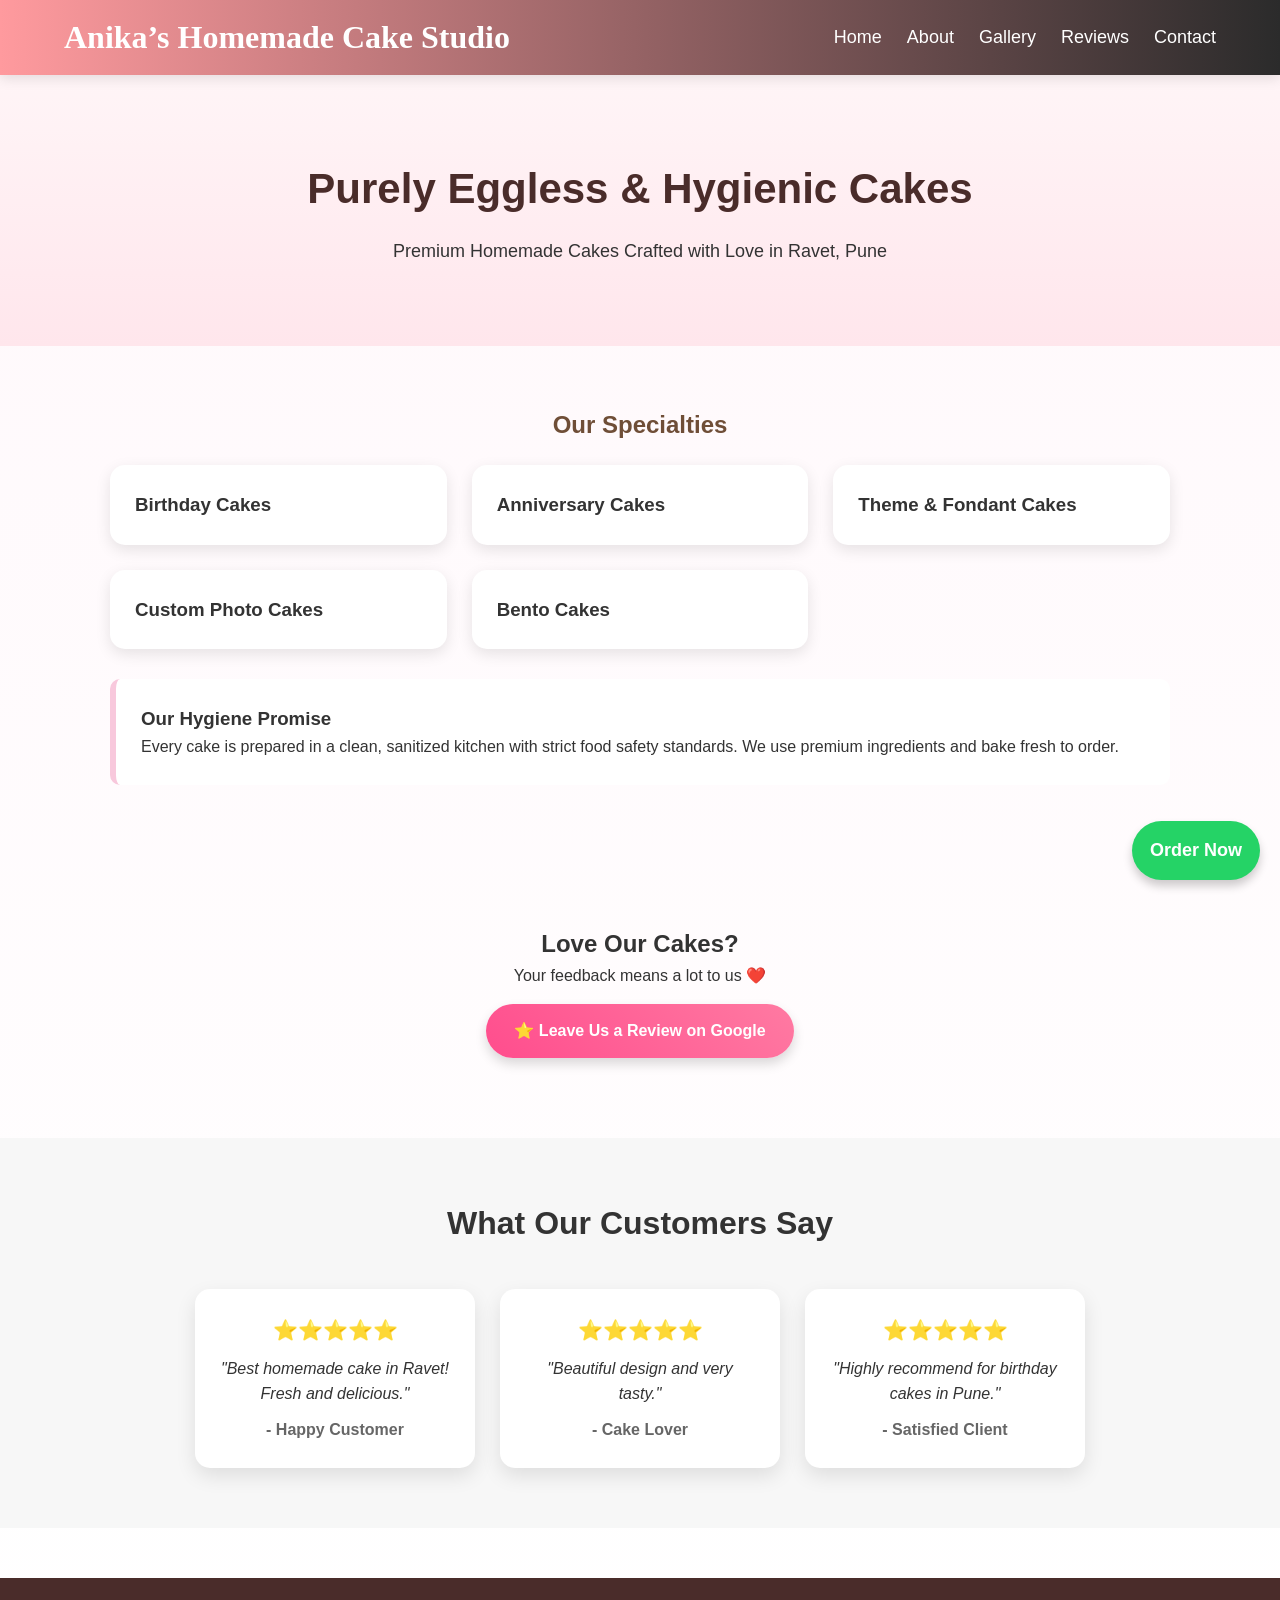
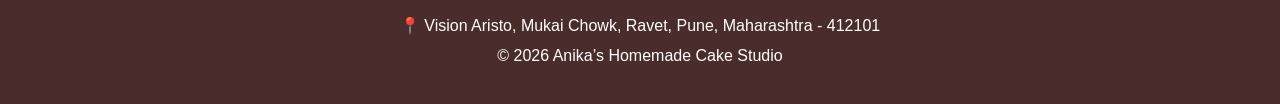
<file: index.html>
<!DOCTYPE html>
<html lang="en">
<head>
<meta charset="UTF-8">
<meta name="viewport" content="width=device-width, initial-scale=1.0">
<title>Anika’s Homemade Cake Studio | Eggless & Hygienic Cakes in Ravet Pune</title>
<meta name="description" content="Purely eggless and hygienic homemade cakes in Ravet, Pune. Birthday, Anniversary, Theme & Fondant Cakes. Order via WhatsApp.">
<link rel="stylesheet" href="style.css">
<link href="https://fonts.googleapis.com/css2?family=Poppins:wght@300;400;500;600&display=swap" rel="stylesheet">
  <title>Anika’s Homemade Cakes | Best Cake Shop in Ravet Pune</title>

<meta name="description" content="Anika’s Homemade Cakes in Ravet Pune offers fresh eggless birthday cakes, anniversary cakes, and custom designer cakes. Order homemade cakes in Pune today!">
</head>
<body>

<nav class="main-nav">
<div class="nav-container">
<div class="logo">
Anika’s Homemade Cake Studio
</div>
<ul class="nav-menu">
<li><a href="index.html">Home</a></li>
<li><a href="about.html">About</a></li>
<li><a href="gallery.html">Gallery</a></li>
<li><a href="reviews.html">Reviews</a></li>
<li><a href="contact.html">Contact</a></li>
</ul>
</div>
</nav>

<section class="hero">
<h1>Purely Eggless & Hygienic Cakes</h1>
<p>Premium Homemade Cakes Crafted with Love in Ravet, Pune</p>
</section>

<section class="section">
<h2>Our Specialties</h2>
<div class="card-grid">
<div class="card"><h3>Birthday Cakes</h3></div>
<div class="card"><h3>Anniversary Cakes</h3></div>
<div class="card"><h3>Theme & Fondant Cakes</h3></div>
<div class="card"><h3>Custom Photo Cakes</h3></div>
<div class="card"><h3>Bento Cakes</h3></div>
</div>

<div class="highlight">
<h3>Our Hygiene Promise</h3>
<p>Every cake is prepared in a clean, sanitized kitchen with strict food safety standards. We use premium ingredients and bake fresh to order.</p>
</div>
</section>
<section style="text-align:center; padding:40px 20px;">  
  <div class="review-section">
    <h2>Love Our Cakes?</h2>
    <p>Your feedback means a lot to us ❤️</p>

    <a href="https://g.page/r/CYWTIQpPnfqyEBM/review" target="_blank" class="review-btn">
        ⭐ Leave Us a Review on Google
    </a>
</div>
</section>
<section class="reviews">
  <h2>What Our Customers Say</h2>
  <div class="review-container">
    <div class="review-card">
      <div class="stars">⭐⭐⭐⭐⭐</div>
      <p>"Best homemade cake in Ravet! Fresh and delicious."</p>
      <span>- Happy Customer</span>
    </div>
    <div class="review-card">
      <div class="stars">⭐⭐⭐⭐⭐</div>
      <p>"Beautiful design and very tasty."</p>
      <span>- Cake Lover</span>
    </div>
    <div class="review-card">
      <div class="stars">⭐⭐⭐⭐⭐</div>
      <p>"Highly recommend for birthday cakes in Pune."</p>
      <span>- Satisfied Client</span>
    </div>
  </div>
</section>
<footer>
<p>📍 Vision Aristo, Mukai Chowk, Ravet, Pune, Maharashtra - 412101</p>
<p>© 2026 Anika’s Homemade Cake Studio</p>
</footer>
<a class="whatsapp-float" href="https://wa.me/919503025610?text=Good%20day%2C%0A%0AI%20would%20like%20to%20place%20an%20order%20for%20a%20cake.%20Kindly%20provide%20details%20regarding%20the%20available%20flavors%2C%20sizes%2C%20pricing%2C%20and%20delivery%20or%20pickup%20options.%0A%0AThank%20you%20in%20advance%20for%20your%20assistance." target="_blank">Order Now</a>
</body>
</html>
</file>
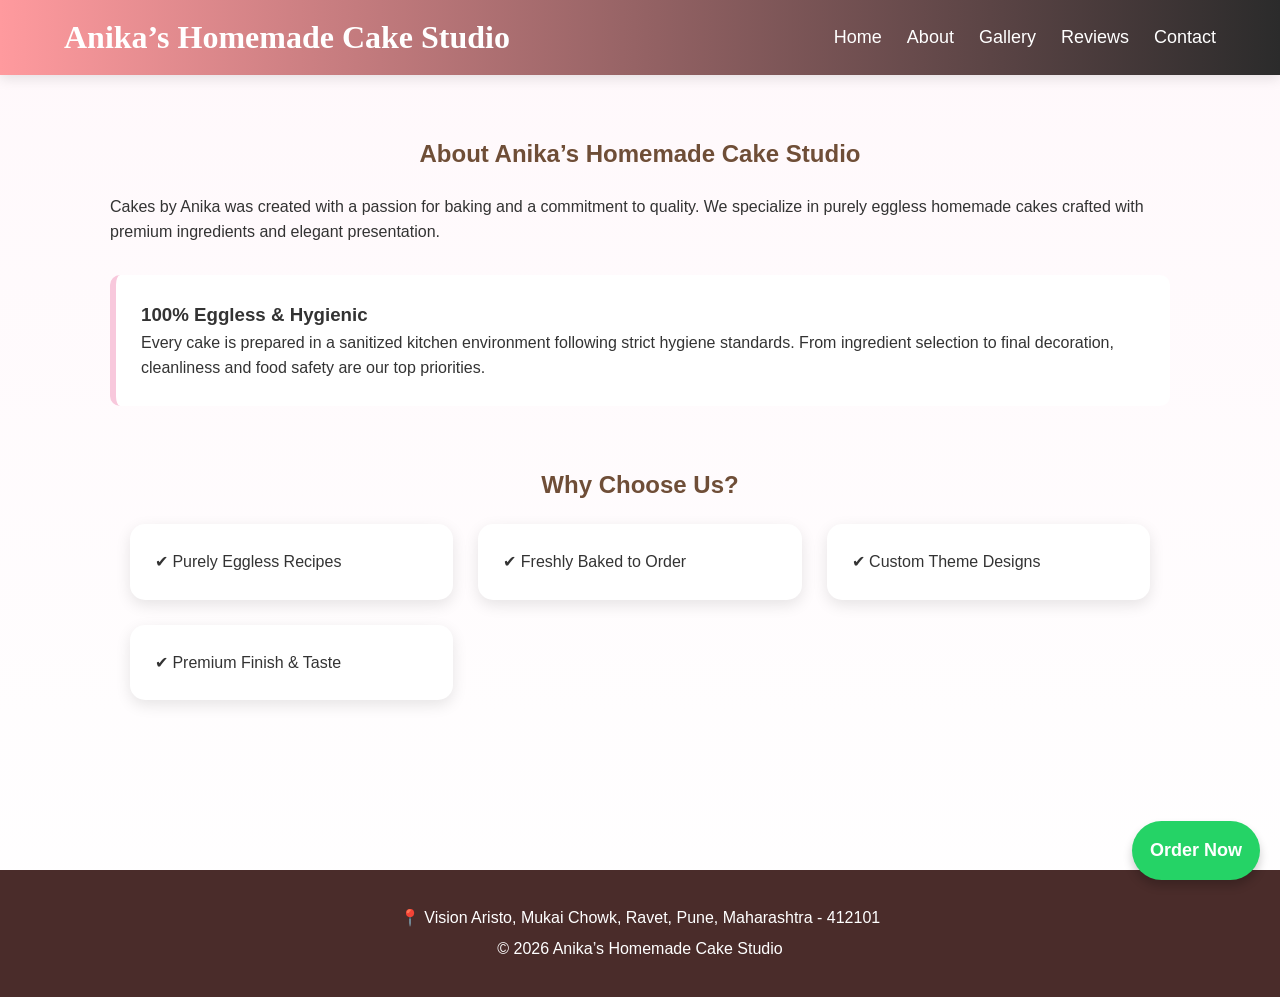
<file: about.html>
<!DOCTYPE html>
<html lang="en">
<head>
<meta charset="UTF-8">
<meta name="viewport" content="width=device-width, initial-scale=1.0">
<title>About Us | Anika’s Homemade Cake Studio</title>
<meta name="description" content="Learn about Anika’s Homemade Cake Studio – Purely eggless, hygienic homemade cake specialist in Ravet, Pune.">
<link rel="stylesheet" href="style.css">
<link href="https://fonts.googleapis.com/css2?family=Poppins:wght@300;400;500;600&display=swap" rel="stylesheet">
</head>
<body>
<nav class="main-nav">
<div class="nav-container">
<div class="logo">
Anika’s Homemade Cake Studio
</div>
<ul class="nav-menu">
<li><a href="index.html">Home</a></li>
<li><a href="about.html">About</a></li>
<li><a href="gallery.html">Gallery</a></li>
<li><a href="reviews.html">Reviews</a></li>
<li><a href="contact.html">Contact</a></li>
</ul>
</div>
</nav>

<section class="section">
<h2>About Anika’s Homemade Cake Studio</h2>
<p>
Cakes by Anika was created with a passion for baking and a commitment to quality. 
We specialize in purely eggless homemade cakes crafted with premium ingredients 
and elegant presentation.
</p>

<div class="highlight">
<h3>100% Eggless & Hygienic</h3>
<p>
Every cake is prepared in a sanitized kitchen environment following strict hygiene 
standards. From ingredient selection to final decoration, cleanliness and food safety 
are our top priorities.
</p>
</div>

<div class="section">
<h2>Why Choose Us?</h2>
<div class="card-grid">
<div class="card">✔ Purely Eggless Recipes</div>
<div class="card">✔ Freshly Baked to Order</div>
<div class="card">✔ Custom Theme Designs</div>
<div class="card">✔ Premium Finish & Taste</div>
</div>
</div>

</section>

<footer>
<p>📍 Vision Aristo, Mukai Chowk, Ravet, Pune, Maharashtra - 412101</p>
<p>© 2026 Anika’s Homemade Cake Studio</p>
</footer>

<a class="whatsapp-float" href="https://wa.me/919503025610?text=Good%20day%2C%0A%0AI%20would%20like%20to%20place%20an%20order%20for%20a%20cake.%20Kindly%20provide%20details%20regarding%20the%20available%20flavors%2C%20sizes%2C%20pricing%2C%20and%20delivery%20or%20pickup%20options.%0A%0AThank%20you%20in%20advance%20for%20your%20assistance." target="_blank">Order Now</a>

</body>
</html>
</file>
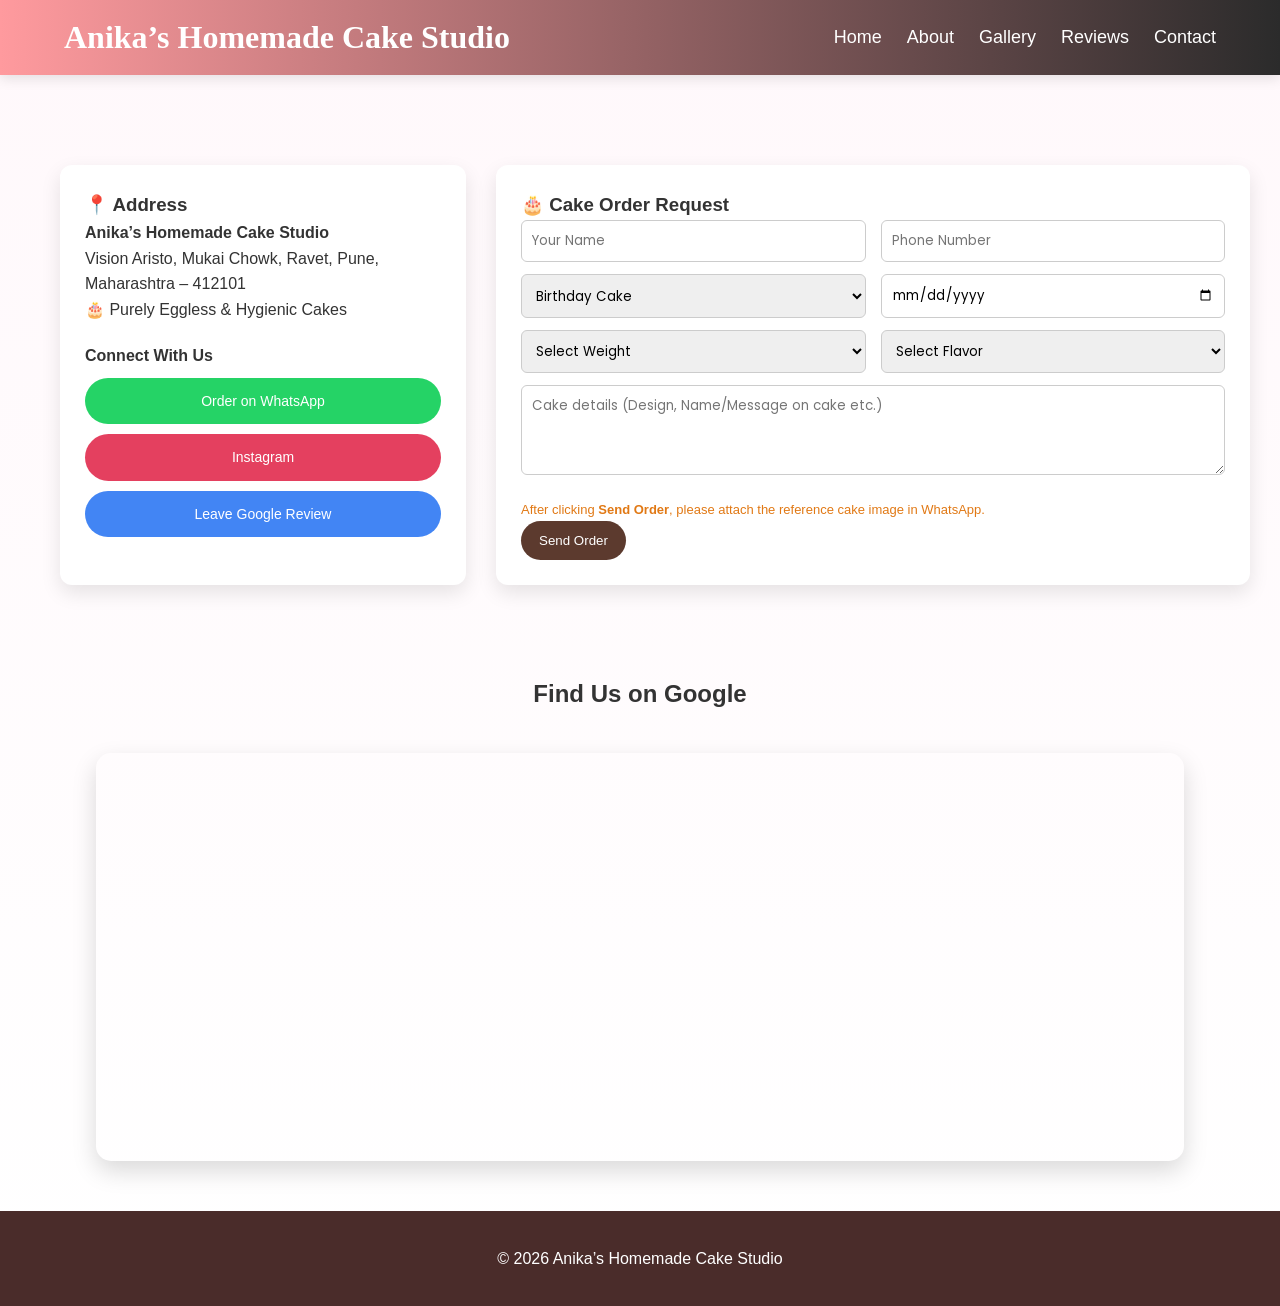
<file: contact.html>
<!DOCTYPE html>
<html lang="en">
<head>
<meta charset="UTF-8">
<meta name="viewport" content="width=device-width, initial-scale=1.0">
<title>Contact Us | Anika’s Homemade Cake Studio</title>
<meta name="description" content="Contact Anika’s Homemade Cake Studio in Ravet, Pune. Order hygienic eggless cakes via WhatsApp.">
<link rel="stylesheet" href="style.css">
<link href="https://fonts.googleapis.com/css2?family=Poppins:wght@300;400;500;600&display=swap" rel="stylesheet">
<style>

/* Contact Section */
.contact-grid{
display:grid;
grid-template-columns: 35% 65%;
gap:30px;
max-width:1200px;
margin:auto;
padding:40px 20px;
}

.contact-left{
background:white;
padding:25px;
border-radius:12px;
box-shadow:0 8px 20px rgba(0,0,0,0.1);
}

.connect-section{
margin-top:20px;
}



.contact-right{
background:white;
padding:25px;
border-radius:12px;
box-shadow:0 8px 20px rgba(0,0,0,0.1);
}

.form-row{
display:flex;
gap:15px;
}

.form-row input,
.form-row select{
flex:1;
}

.contact-right input,
.contact-right textarea,
.contact-right select{
width:100%;
padding:10px;
margin-bottom:12px;
border-radius:6px;
border:1px solid #ccc;
font-family:Poppins;
}

.contact-right textarea{
height:90px;
}

.contact-right button{
background:#5C3A2E;
color:white;
border:none;
padding:12px 18px;
border-radius:20px;
cursor:pointer;
}

.contact-btn{
display:block;
margin-top:10px;
padding:10px;
text-align:center;
border-radius:20px;
color:white;
text-decoration:none;
font-size:14px;
}

.whatsapp{background:#25D366;}
.instagram{background:#E4405F;}
.google-review{background:#4285F4;}

.contact-section{
text-align:center;
padding:60px 20px;
}

.contact-box{
background:white;
max-width:500px;
margin:auto;
padding:30px;
border-radius:15px;
box-shadow:0 10px 25px rgba(0,0,0,0.1);
line-height:1.8;
}

/* Buttons */

.contact-buttons{
margin-top:20px;
display:flex;
flex-wrap:wrap;
gap:10px;
justify-content:center;
}

.contact-btn{
padding:12px 20px;
border-radius:25px;
text-decoration:none;
color:white;
font-weight:500;
}

.whatsapp{ background:#25D366; }
.instagram{ background:#E4405F; }
.google-review{ background:#4285F4; }

/* Map */

.map-container{
width:85%;
margin:40px auto;
border-radius:15px;
overflow:hidden;
box-shadow:0 10px 25px rgba(0,0,0,0.15);
}

/* Order Form */

.order-form{
max-width:600px;
margin:60px auto;
background:white;
padding:30px;
border-radius:15px;
box-shadow:0 10px 25px rgba(0,0,0,0.1);
}

.order-form input,
.order-form textarea,
.order-form select{
width:100%;
padding:12px;
margin-top:10px;
margin-bottom:15px;
border-radius:8px;
border:1px solid #ccc;
font-family:Poppins;
}

.order-form button{
background:#ff6b9d;
color:white;
padding:12px 20px;
border:none;
border-radius:25px;
cursor:pointer;
font-size:16px;
}

</style>

</head>

<body>

<nav class="main-nav">
<div class="nav-container">
<div class="logo">
Anika’s Homemade Cake Studio
</div>
<ul class="nav-menu">
<li><a href="index.html">Home</a></li>
<li><a href="about.html">About</a></li>
<li><a href="gallery.html">Gallery</a></li>
<li><a href="reviews.html">Reviews</a></li>
<li><a href="contact.html">Contact</a></li>
</ul>
</div>
</nav>

<!-- Contact Section -->
<section class="contact-top">
<div class="contact-grid">
<!-- LEFT SIDE : Address + Connect -->
<div class="contact-left">
<h3>📍 Address</h3>
<p style="font-weight: bold;">   Anika’s Homemade Cake Studio<br></p>
<p>  Vision Aristo, Mukai Chowk, Ravet, Pune, Maharashtra – 412101<br>
</p>

<p>🎂 Purely Eggless & Hygienic Cakes</p>

<div class="connect-section">
<h4>Connect With Us</h4>
<a class="contact-btn whatsapp"
href="https://wa.me/919503025610"
target="_blank">Order on WhatsApp</a>

<a class="contact-btn instagram"
href="https://instagram.com/"
target="_blank">Instagram</a>

<a class="contact-btn google-review"
href="https://g.page/r/CYWTIQpPnfqyEBM/review"
target="_blank">Leave Google Review</a>
</div>
</div>


<!-- RIGHT SIDE : Order Form -->
<div class="contact-right">
<h3>🎂 Cake Order Request</h3>

<form id="orderForm">

<div class="form-row">
<input type="text" placeholder="Your Name" required>
<input type="tel" placeholder="Phone Number" required>
</div>

<div class="form-row">
<select id="cakeType">
<option>Birthday Cake</option>
<option>Anniversary Cake</option>
<option>Kids Theme Cake</option>
<option>Custom Cake</option>
</select>

<input type="date" id="orderDate">
</div>

<div class="form-row">
<select id="cakeWeight">
<option value="">Select Weight</option>
<option>Half Kg</option>
<option>1 Kg</option>
<option>1.5 Kg</option>
<option>2 Kg</option>
<option>5 Kg</option>
</select>
<select id="cakeFlavor">
<option value="">Select Flavor</option>
<option>Chocolate</option>
<option>Black Forest</option>
<option>Butterscotch</option>
<option>Red Velvet</option>
<option>Pineapple</option>
<option>Strawberry</option>
<option>Vanilla</option>
</select>
</div>
<textarea id="cakeDetails" placeholder="Cake details (Design, Name/Message on cake etc.)"></textarea>
<p style="font-size:13px;color:#e17915;margin-top:5px;">
After clicking <b>Send Order</b>, please attach the reference cake image in WhatsApp.</br>
</p>
  
<button type="submit">Send Order</button>
</form>
</div>
</div>
</section>

<!-- Map -->

<h2 style="text-align:center;">Find Us on Google</h2>

<div class="map-container">

<iframe
src="https://www.google.com/maps/place/Anika%E2%80%99s+Homemade+Cake+Studio/@18.6766455,73.7415423,17.5z/data=!4m6!3m5!1s0x4884fd1ec0143615:0xb2fa9d4f0a219385!8m2!3d18.6764149!4d73.7482724!16s%2Fg%2F11z0nr74wm?entry=ttu&g_ep=EgoyMDI2MDMxMS4wIKXMDSoASAFQAw%3D%3D"
width="100%"
height="400"
style="border:0;"
allowfullscreen=""
loading="lazy">
</iframe>
</div>
<footer>

<p style="text-align:center">© 2026 Anika’s Homemade Cake Studio</p>

</footer>
<script>

document.getElementById("orderForm").addEventListener("submit", function(e){

e.preventDefault();

let name = document.querySelector('input[type="text"]').value;
let phone = document.querySelector('input[type="tel"]').value;
let cakeType = document.getElementById("cakeType").value;
let orderDate = document.getElementById("orderDate").value;
let weight = document.getElementById("cakeWeight").value;
let flavor = document.getElementById("cakeFlavor").value;
let details = document.getElementById("cakeDetails").value;

let message =
"Hello,%0A%0A"+
"I would like to place an order for a cake from Anika’s Homemade Cake Studio. Kindly find my order details below.%0A%0A"+
"Name: "+name+"%0A"+
"Phone: "+phone+"%0A"+
"Cake Type: "+cakeType+"%0A"+
"Cake Weight: "+weight+"%0A"+
"Flavor: "+flavor+"%0A"+
"Order Date: "+orderDate+"%0A"+
"Details: "+details+"%0A%0A"+
"I will attach the reference cake image in this WhatsApp chat.";

window.open("https://wa.me/919503025610?text="+message);

});

</script>
</body>
</html>
</file>
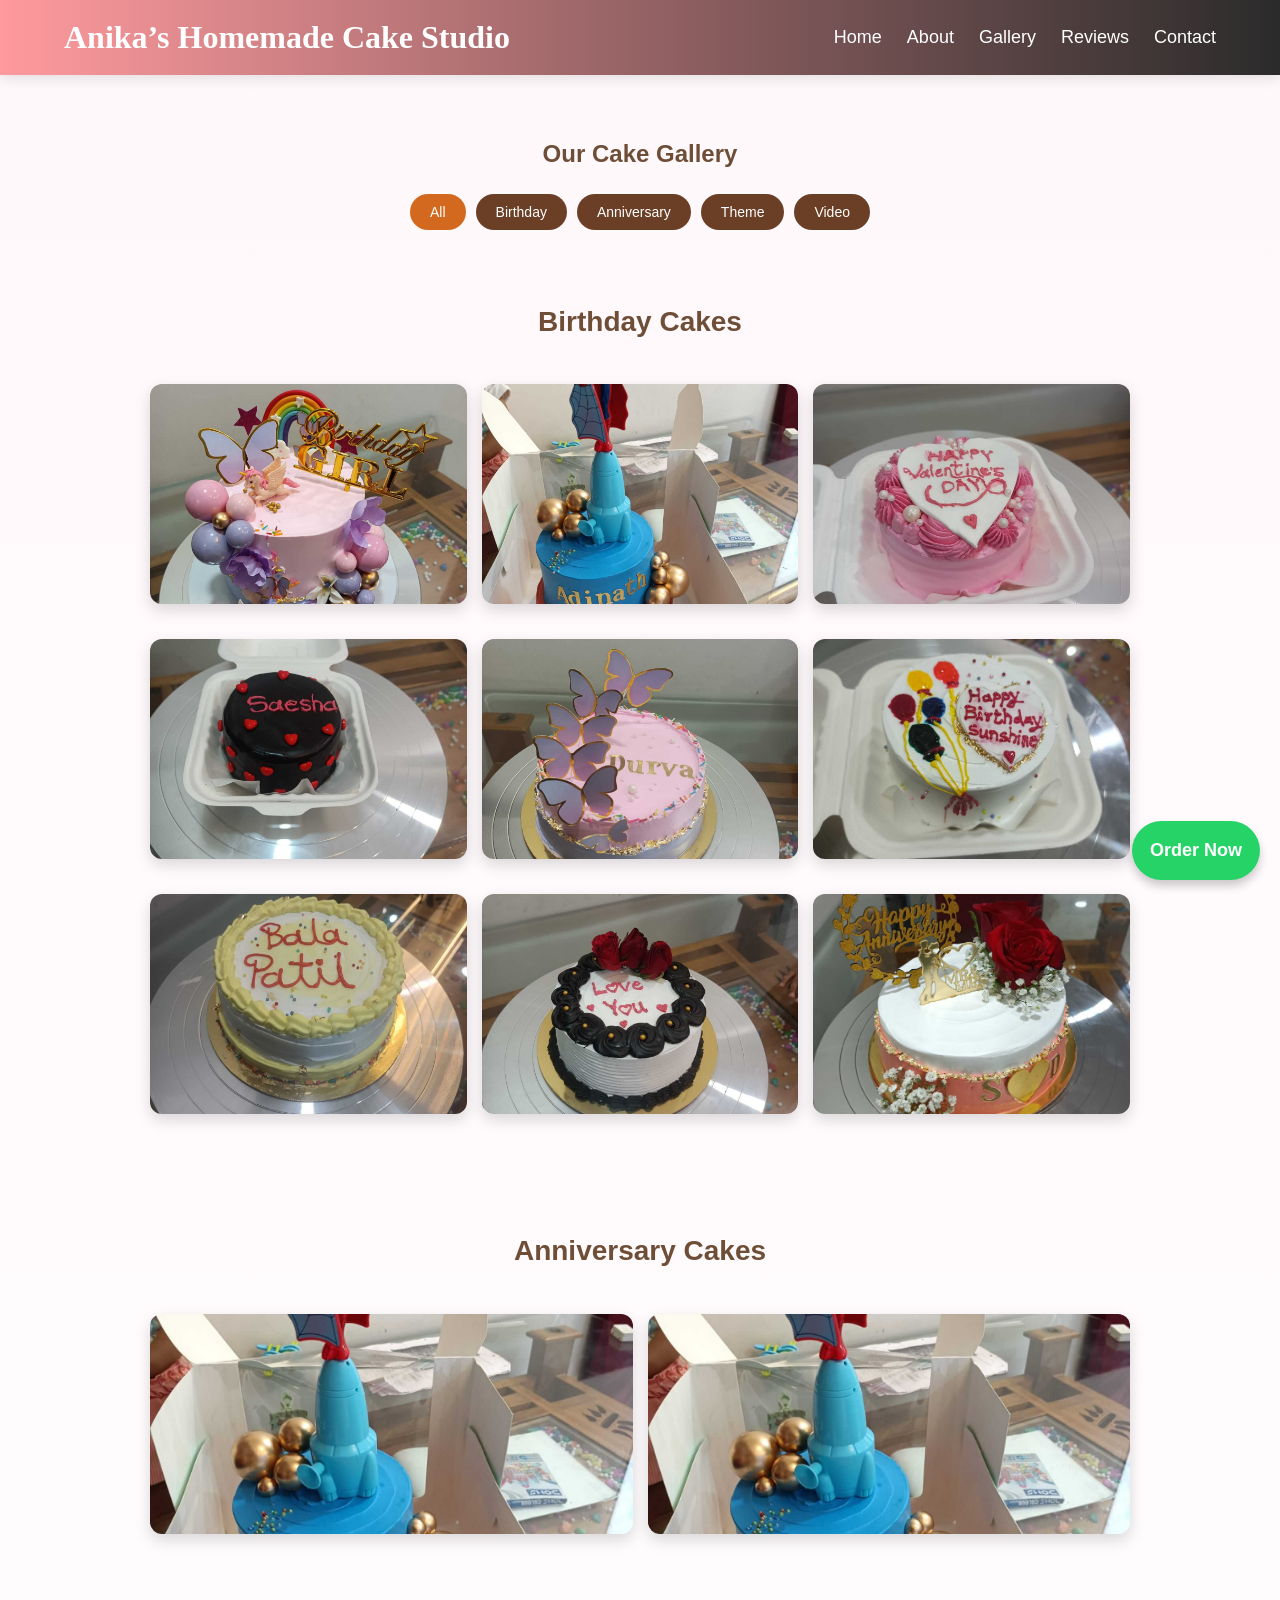
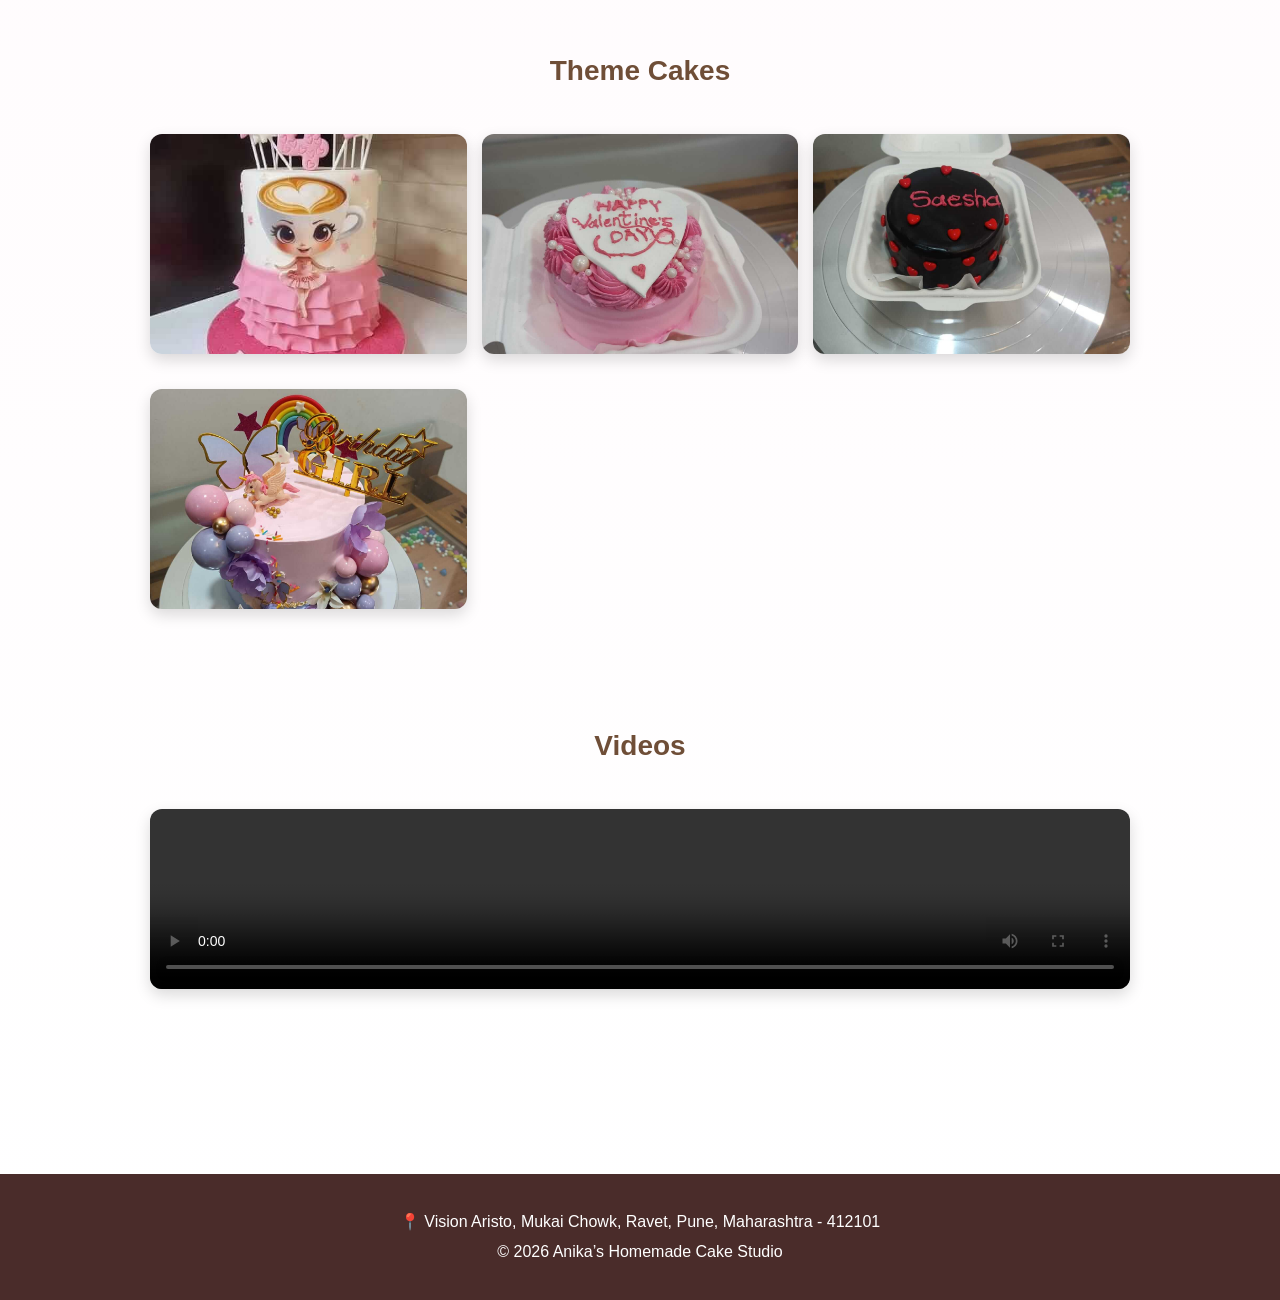
<file: gallery.html>
<!DOCTYPE html> 
<html lang="en">
   <head>
      <meta charset="UTF-8">
      <meta name="viewport" content="width=device-width, initial-scale=1.0">
      <title>Gallery | Anika’s Homemade Cake Studio</title>
      <meta name="description" content="Explore our birthday, anniversary, theme and fondant cake designs in Ravet, Pune.">
      <link rel="stylesheet" href="style.css">
      <link href="https://fonts.googleapis.com/css2?family=Poppins:wght@300;400;500;600&display=swap" rel="stylesheet">
      <style> /* CATEGORY TABS */ .gallery-tabs
         { display:flex; justify-content:center; flex-wrap:wrap; gap:10px; margin-bottom:30px; } 
         .tab-btn{ padding:10px 20px; border:none; border-radius:25px; background:#6b3e26; color:white; font-size:14px; cursor:pointer; transition:0.3s; } 
         .tab-btn:hover{ background:#8c5a3c; } .tab-btn.active{ background:#d2691e; } /* GALLERY GRID (Pinterest Style) */ 
         .gallery-grid{
            column-count:5;
            column-gap:15px;
            margin-top:20px;
            }
        @media(max-width:1200px){
            .gallery-grid{
            column-count:4;
            }
            }
            
            @media(max-width:900px){
            .gallery-grid{
            column-count:3;
            }
            }
            
            @media(max-width:600px){
            .gallery-grid{
            column-count:2;
            }
            }
            
            @media(max-width:400px){
            .gallery-grid{
            column-count:1;
            }
            }
         /* IMAGE SIZE CONTROL */

         .gallery-grid img{
         width:100%;
         max-height:220px;
         object-fit:cover;
         margin-bottom:15px;
         border-radius:12px;
         cursor:pointer;
         display:block;
         transition:transform .35s ease, box-shadow .3s ease;
         }

   /* VIDEO SIZE SMALLER */
   
   .gallery-grid video{
   width:100%;
   max-height:180px;
   object-fit:cover;
   margin-bottom:15px;
   border-radius:12px;
   }
   
   /* HOVER EFFECT */
   
   .gallery-grid img:hover,
   .gallery-grid video:hover{
   transform:scale(1.05);
   box-shadow:0 10px 25px rgba(0,0,0,0.25);
   }
         /* GALLERY ITEMS */ 
         .gallery-grid img, .gallery-grid video{ width:100%; margin-bottom:15px; border-radius:12px; cursor:pointer; 
                                                display:block; transition:transform .35s ease, box-shadow .3s ease; animation:fadeIn .8s ease; } 
         .gallery-grid img:hover, .gallery-grid video:hover{ transform:scale(1.05); box-shadow:0 10px 25px rgba(0,0,0,0.25); } 
         /* FADE ANIMATION */ @keyframes fadeIn{ from{ opacity:0; transform:translateY(15px); } to{ opacity:1; transform:translateY(0); } } 
         /* LIGHTBOX */ .lightbox{ display:none; position:fixed; top:0; left:0; width:100%; height:100%; background:rgba(0,0,0,0.9); justify-content:center; 
                                  align-items:center; z-index:1000; } .lightbox img{ max-width:90%; max-height:80%; border-radius:10px; } 
         .lightbox span{ position:absolute; top:25px; right:35px; font-size:40px; color:white; cursor:pointer; } 
         /* INSTAGRAM FLOAT BUTTON */ .instagram-float{ position:fixed; bottom:90px; right:20px; background:#E1306C; color:white; font-size:22px; 
     padding:14px 16px; border-radius:50%; box-shadow:0 6px 20px rgba(0,0,0,0.3); z-index:999; text-decoration:none; } </style>
   </head>
   <body>
      <nav class="main-nav">
         <div class="nav-container">
            <div class="logo"> Anika’s Homemade Cake Studio </div>
            <ul class="nav-menu">
               <li><a href="index.html">Home</a></li>
               <li><a href="about.html">About</a></li>
               <li><a href="gallery.html">Gallery</a></li>
               <li><a href="reviews.html">Reviews</a></li>
               <li><a href="contact.html">Contact</a></li>
            </ul>
         </div>
      </nav>
      <section class="section">
         <h2>Our Cake Gallery</h2>
         <!-- CATEGORY FILTER --> 
         <div class="gallery-tabs">
            <button class="tab-btn active" onclick="filterSelection('all',this)">All</button>
            <button class="tab-btn" onclick="filterSelection('birthday',this)">Birthday</button>
            <button class="tab-btn" onclick="filterSelection('anniversary',this)">Anniversary</button>
            <button class="tab-btn" onclick="filterSelection('theme',this)">Theme</button>
            <button class="tab-btn" onclick="filterSelection('video',this)">Video</button>
         </div>
         <!-- BIRTHDAY --> 
         <section class="gallery-section">
            <h2>Birthday Cakes</h2>
            <div class="gallery-grid">
               <img src="images/10.jpeg" alt="Birthday Cake" loading="lazy" class="gallery-item birthday" onclick="openLightbox(this.src)"> 
               <img src="images/4.jpeg" alt="Birthday Cake" loading="lazy" class="gallery-item birthday" onclick="openLightbox(this.src)"> 
               <img src="images/3.jpeg" alt="Birthday Cake" loading="lazy" class="gallery-item birthday" onclick="openLightbox(this.src)"> 
               <img src="images/2.jpeg" alt="Birthday Cake" loading="lazy" class="gallery-item birthday" onclick="openLightbox(this.src)"> 
               <img src="images/5.jpeg" alt="Birthday Cake" loading="lazy" class="gallery-item birthday" onclick="openLightbox(this.src)"> 
               <img src="images/6.jpeg" alt="Birthday Cake" loading="lazy" class="gallery-item birthday" onclick="openLightbox(this.src)"> 
               <img src="images/7.jpeg" alt="Birthday Cake" loading="lazy" class="gallery-item birthday" onclick="openLightbox(this.src)"> 
               <img src="images/8.jpeg" alt="Birthday Cake" loading="lazy" class="gallery-item birthday" onclick="openLightbox(this.src)"> 
               <img src="images/9.jpeg" alt="Birthday Cake" loading="lazy" class="gallery-item birthday" onclick="openLightbox(this.src)"> 
            </div>
         </section>
         <!-- ANNIVERSARY --> 
         <section class="gallery-section">
            <h2>Anniversary Cakes</h2>
            <div class="gallery-grid"> <img src="images/4.jpeg" alt="Anniversary Cake" loading="lazy" class="gallery-item anniversary" onclick="openLightbox(this.src)"> <img src="images/4.jpeg" alt="Anniversary Cake" loading="lazy" class="gallery-item anniversary" onclick="openLightbox(this.src)"> </div>
         </section>
         <!-- THEME --> 
         <section class="gallery-section">
            <h2>Theme Cakes</h2>
            <div class="gallery-grid">
               <img src="images/1.jpeg" alt="Theme Cake" loading="lazy" class="gallery-item theme" onclick="openLightbox(this.src)"> 
                <img src="images/3.jpeg" alt="Theme Cake" loading="lazy" class="gallery-item theme" onclick="openLightbox(this.src)"> 
                <img src="images/2.jpeg" alt="Theme Cake" loading="lazy" class="gallery-item theme" onclick="openLightbox(this.src)"> 
                <img src="images/10.jpeg" alt="Theme Cake" loading="lazy" class="gallery-item theme" onclick="openLightbox(this.src)">                
            </div>
         </section>
         <!-- VIDEO --> 
         <section class="gallery-section">
            <h2>Videos</h2>
            <div class="gallery-grid">             
               <video controls class="gallery-item video">
                  <source src="images/Video1.mp4" type="video/mp4">
               </video>
            </div>
         </section>
      </section>
      <!-- LIGHTBOX --> 
      <div id="lightbox" class="lightbox">
         <span onclick="closeLightbox()">×</span>
         <img id="lightbox-img">
      </div>
      <footer>
         <p>📍 Vision Aristo, Mukai Chowk, Ravet, Pune, Maharashtra - 412101</p>
         <p>© 2026 Anika’s Homemade Cake Studio</p>
      </footer>
      <a class="whatsapp-float" href="https://wa.me/919503025610?text=Good%20day%2C%0A%0AI%20would%20like%20to%20place%20an%20order%20for%20a%20cake.%20Kindly%20provide%20details%20regarding%20the%20available%20flavors%2C%20sizes%2C%20pricing%2C%20and%20delivery%20or%20pickup%20options.%0A%0AThank%20you%20in%20advance%20for%20your%20assistance." target="_blank">Order Now</a>
       <!--<a class="instagram-float" href="https://instagram.com/YOUR_INSTAGRAM_ID" target="_blank">📸</a>--> 
      <script>

/* CATEGORY FILTER */

function filterSelection(category,btn){

let items=document.getElementsByClassName("gallery-item");

for(let i=0;i<items.length;i++){

if(category==="all"){
items[i].style.display="block";
}
else{
if(items[i].classList.contains(category)){
items[i].style.display="block";
}
else{
items[i].style.display="none";
}
}

}

/* ACTIVE TAB */

let tabs=document.querySelectorAll(".tab-btn");

tabs.forEach(tab=>tab.classList.remove("active"));

btn.classList.add("active");

}


/* LIGHTBOX */

let currentIndex=0;
let images=document.querySelectorAll(".gallery-item");

function openLightbox(src){

document.getElementById("lightbox").style.display="flex";
document.getElementById("lightbox-img").src=src;

images.forEach((img,index)=>{
if(img.src===src){
currentIndex=index;
}
});

}

function closeLightbox(){

document.getElementById("lightbox").style.display="none";

}


/* MOBILE SWIPE */

let startX=0;

document.getElementById("lightbox").addEventListener("touchstart",e=>{
startX=e.touches[0].clientX;
});

document.getElementById("lightbox").addEventListener("touchend",e=>{

let endX=e.changedTouches[0].clientX;

if(startX-endX>50){
nextImage();
}

if(endX-startX>50){
prevImage();
}

});


function nextImage(){

currentIndex=(currentIndex+1)%images.length;

document.getElementById("lightbox-img").src=images[currentIndex].src;

}

function prevImage(){

currentIndex=(currentIndex-1+images.length)%images.length;

document.getElementById("lightbox-img").src=images[currentIndex].src;

}

</script>
   </body>
</html>
</file>
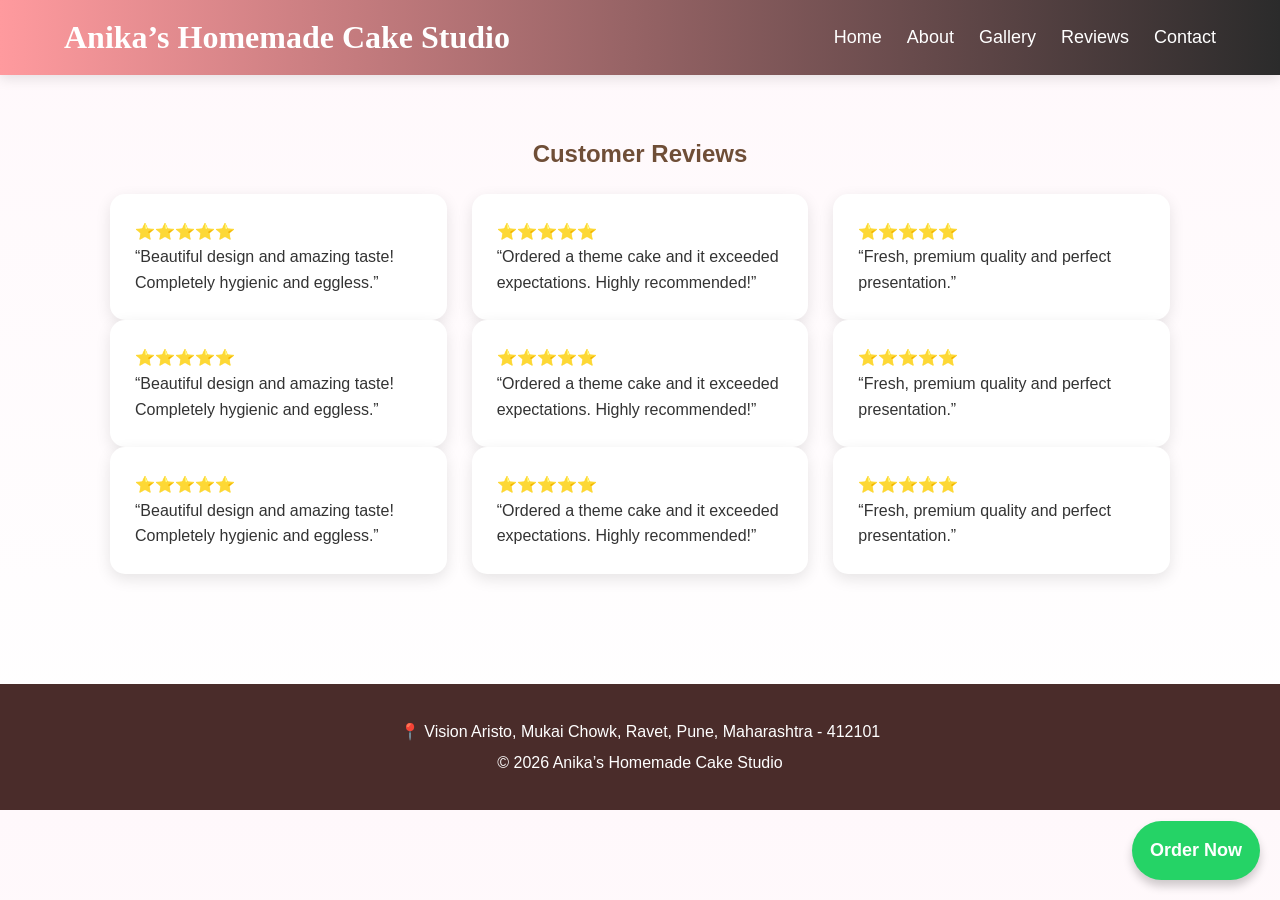
<file: reviews.html>
<!DOCTYPE html>
<html lang="en">
<head>
<meta charset="UTF-8">
<meta name="viewport" content="width=device-width, initial-scale=1.0">
<title>Customer Reviews | Anika’s Homemade Cake Studio</title>
<meta name="description" content="See what customers say about our hygienic eggless cakes in Ravet, Pune.">
<link rel="stylesheet" href="style.css">
<link href="https://fonts.googleapis.com/css2?family=Poppins:wght@300;400;500;600&display=swap" rel="stylesheet">
</head>
<body>

<nav class="main-nav">
<div class="nav-container">
<div class="logo">
Anika’s Homemade Cake Studio
</div>
<ul class="nav-menu">
<li><a href="index.html">Home</a></li>
<li><a href="about.html">About</a></li>
<li><a href="gallery.html">Gallery</a></li>
<li><a href="reviews.html">Reviews</a></li>
<li><a href="contact.html">Contact</a></li>
</ul>
</div>
</nav>

<section class="section">
<h2>Customer Reviews</h2>

<div class="card-grid">
<div class="card">
⭐️⭐️⭐️⭐️⭐️  
<p>“Beautiful design and amazing taste! Completely hygienic and eggless.”</p>
</div>

<div class="card">
⭐️⭐️⭐️⭐️⭐️  
<p>“Ordered a theme cake and it exceeded expectations. Highly recommended!”</p>
</div>

<div class="card">
⭐️⭐️⭐️⭐️⭐️  
<p>“Fresh, premium quality and perfect presentation.”</p>
</div>
</div>

<div class="card-grid">
<div class="card">
⭐️⭐️⭐️⭐️⭐️  
<p>“Beautiful design and amazing taste! Completely hygienic and eggless.”</p>
</div>

<div class="card">
⭐️⭐️⭐️⭐️⭐️  
<p>“Ordered a theme cake and it exceeded expectations. Highly recommended!”</p>
</div>

<div class="card">
⭐️⭐️⭐️⭐️⭐️  
<p>“Fresh, premium quality and perfect presentation.”</p>
</div>
</div>

  <div class="card-grid">
<div class="card">
⭐️⭐️⭐️⭐️⭐️  
<p>“Beautiful design and amazing taste! Completely hygienic and eggless.”</p>
</div>

<div class="card">
⭐️⭐️⭐️⭐️⭐️  
<p>“Ordered a theme cake and it exceeded expectations. Highly recommended!”</p>
</div>

<div class="card">
⭐️⭐️⭐️⭐️⭐️  
<p>“Fresh, premium quality and perfect presentation.”</p>
</div>
</div>

</section>

<footer>
<p>📍 Vision Aristo, Mukai Chowk, Ravet, Pune, Maharashtra - 412101</p>
<p>© 2026 Anika’s Homemade Cake Studio</p>
</footer>

<a class="whatsapp-float" href="https://wa.me/919503025610?text=Good%20day%2C%0A%0AI%20would%20like%20to%20place%20an%20order%20for%20a%20cake.%20Kindly%20provide%20details%20regarding%20the%20available%20flavors%2C%20sizes%2C%20pricing%2C%20and%20delivery%20or%20pickup%20options.%0A%0AThank%20you%20in%20advance%20for%20your%20assistance." target="_blank">Order Now</a>

</body>
</html>
</file>
<file: style.css>
:root {
  --pink: #f8c8dc;
  --pastel: #fde2e4;
  --cream: #fff5e1;
  --brown: #6f4e37;
  --chocolate: #4b2e2e;
  --white: #ffffff;
}

* {
  margin: 0;
  padding: 0;
  box-sizing: border-box;
  font-family: 'Segoe UI', sans-serif;
}

body {
  background: var(--cream);
  color: #333;
  line-height: 1.6;
}
nav a {
    text-decoration: none;
    color: #5a3e36;
    font-weight: bolder;
    transition: 0.3s;
    font-size: large;
}

nav a:hover {
  color: #e48aa6;
}

nav {
  background: var(--white);
  padding: 15px 40px;
  display: flex;
  justify-content: space-between;
  align-items: center;
  box-shadow: 0 3px 10px rgba(0,0,0,0.08);
  position: sticky;
  top: 0;
  z-index: 1000;
}

nav h2 {
  color: var(--chocolate);
}

nav ul {
  list-style: none;
  display: flex;
  gap: 25px;
}

nav a {
  text-decoration: none;
  color: var(--brown);
  font-weight: 500;
  transition: 0.3s;
}

nav a:hover {
  color: var(--pink);
}

.hero {
  background: linear-gradient(135deg, var(--pink), var(--pastel));
  padding: 80px 20px;
  text-align: center;
  animation: fadeIn 1.2s ease-in;
}

.hero h1 {
  font-size: 2.8rem;
  color: var(--chocolate);
}

.hero p {
  margin-top: 15px;
  font-size: 1.1rem;
}

.section {
  padding: 60px 20px;
  max-width: 1100px;
  margin: auto;
}

.section h2 {
  color: var(--brown);
  margin-bottom: 20px;
  text-align: center;
}

.card-grid {
  display: grid;
  grid-template-columns: repeat(auto-fit, minmax(250px, 1fr));
  gap: 25px;
}

.card {
  background: var(--white);
  padding: 25px;
  border-radius: 15px;
  box-shadow: 0 5px 15px rgba(0,0,0,0.1);
  transition: 0.3s;
}

.card:hover {
  transform: translateY(-8px);
}

.highlight {
  background: var(--white);
  border-left: 6px solid var(--pink);
  padding: 25px;
  border-radius: 10px;
  margin-top: 30px;
}

.whatsapp-float {
  position: fixed;
  bottom: 20px;
  right: 20px;
  background: #25D366;
  color: white;
  padding: 15px 20px;
  border-radius: 50px;
  text-decoration: none;
  font-weight: bold;
  box-shadow: 0 5px 15px rgba(0,0,0,0.2);
}

footer {
  background: var(--brown);
  color: white;
  text-align: center;
  padding: 20px;
  margin-top: 50px;
}

@keyframes fadeIn {
  from { opacity: 0; transform: translateY(20px); }
  to { opacity: 1; transform: translateY(0); }
}

@media(max-width:768px){
  nav ul {
    flex-direction: column;
    gap: 10px;
  }
  .hero h1 {
    font-size: 2rem;
  }
}

.hero {
  text-align: center;
  padding: 80px 20px;
  background: linear-gradient(#fff5f7, #ffe6ec);
}

.hero h1 {
  font-size: 42px;
  color: #4a2c2a;
}

.hero p {
  font-size: 18px;
}

.gallery-grid {
  display: grid;
  grid-template-columns: repeat(auto-fit, minmax(250px,1fr));
  gap: 20px;
  padding: 20px;
}

.gallery-grid img {
  width: 100%;
  border-radius: 12px;
  box-shadow: 0 6px 14px rgba(0,0,0,0.1);
  transition: 0.3s;
}

.gallery-grid img:hover {
  transform: scale(1.05);
}

.whatsapp-float {
  position: fixed;
  bottom: 20px;
  right: 20px;
  background: #25D366;
  color: white;
  padding: 15px 18px;
  border-radius: 50px;
  font-size: 18px;
  text-decoration: none;
  box-shadow: 0 6px 10px rgba(0,0,0,0.2);
}

footer {
  background: #4a2c2a;
  color: white;
  text-align: center;
  padding: 30px 20px;
}

footer p {
  margin: 5px 0;
}

body {
  font-family: 'Poppins', sans-serif;
}

.cake-card {
  background: white;
  padding: 15px;
  border-radius: 15px;
  box-shadow: 0 8px 18px rgba(0,0,0,0.08);
  text-align: center;
}

body {
  background: linear-gradient(to bottom, #fff8fb, #ffffff);
}

.review-section{
    text-align:center;
    padding:40px 20px;
}

.review-btn{
    display:inline-block;
    background: linear-gradient(45deg,#ff4d8d,#ff7aa2);
    color:white;
    padding:14px 28px;
    border-radius:30px;
    text-decoration:none;
    font-weight:600;
    margin-top:15px;
    box-shadow:0 6px 12px rgba(0,0,0,0.15);
    transition:0.3s;
}

.reviews{
    background:#f7f7f7;
    padding:60px 20px;
    text-align:center;
}

.reviews h2{
    font-size:32px;
    margin-bottom:40px;
}

.review-container{
    display:flex;
    flex-wrap:wrap;
    justify-content:center;
    gap:25px;
}

.review-card{
    background:white;
    padding:25px;
    width:280px;
    border-radius:15px;
    box-shadow:0 8px 20px rgba(0,0,0,0.1);
    transition:0.3s;
}

.review-card:hover{
    transform:translateY(-5px);
}

.stars{
    font-size:20px;
    margin-bottom:10px;
}

.review-card p{
    font-style:italic;
    margin-bottom:10px;
}

.review-card span{
    font-weight:600;
    color:#666;
}

.review-btn:hover{
    transform:translateY(-2px);
    box-shadow:0 8px 16px rgba(0,0,0,0.2);
}

.map-container{
width:80%;
margin:40px auto;
border-radius:15px;
overflow:hidden;
box-shadow:0 10px 25px rgba(0,0,0,0.15);
}

.contact-section{
text-align:center;
padding:50px 20px;
}

.contact-section h2{
font-size:32px;
margin-bottom:30px;
}

.contact-box{
background:#fff;
max-width:500px;
margin:auto;
padding:30px;
border-radius:15px;
box-shadow:0 10px 25px rgba(0,0,0,0.1);
line-height:1.8;
font-size:16px;
}

.map-btn{
background:#ff6b9d;
color:white;
padding:12px 20px;
border-radius:25px;
text-decoration:none;
font-weight:bold;
}

/* NAVBAR */

.main-nav{
background:linear-gradient(90deg,#ff9a9e,#2B2B2B);
padding:12px 0;
box-shadow:0 4px 12px rgba(0,0,0,0.1);
position:sticky;
top:0;
z-index:1000;
}

.nav-container{
width:90%;
max-width:1200px;
margin:auto;
display:flex;
justify-content:space-between;
align-items:center;
}

/* Logo */

.logo {
    font-size: 22px;
    font-weight: 600;
    color: #fff;
    font-family: serif;
    font-size: xx-large;
    /* font-style: italic; */
}

/* Menu */

.nav-menu{
list-style:none;
display:flex;
gap:25px;
margin:0;
padding:0;
}



.nav-menu li a{
color:#ffffff;
}

.nav-menu li a:hover{
color:#ffb6c1;
}

.contact-top{
padding:50px 20px;
}

.contact-grid{
display:grid;
grid-template-columns:1fr 1fr 1fr;
gap:25px;
max-width:1200px;
margin:auto;
}

.contact-card{
background:white;
padding:25px;
border-radius:12px;
box-shadow:0 8px 20px rgba(0,0,0,0.1);
}

.contact-card h3{
margin-bottom:15px;
}

.contact-card input,
.contact-card textarea,
.contact-card select{
width:100%;
padding:10px;
margin-bottom:12px;
border-radius:6px;
border:1px solid #ccc;
}

.contact-card button{
background:#ff6b9d;
color:white;
border:none;
padding:10px 15px;
border-radius:20px;
cursor:pointer;
}

.contact-btn{
display:block;
margin-top:10px;
padding:10px;
text-align:center;
border-radius:20px;
color:white;
text-decoration:none;
}

.whatsapp{background:#25D366;}
.instagram{background:#E4405F;}
.google-review{background:#4285F4;}

.gallery-section{
padding:40px 20px;
text-align:center;
}

.gallery-section h2{
margin-bottom:20px;
font-size:28px;
}

.gallery-grid{
display:grid;
grid-template-columns:repeat(auto-fit,minmax(250px,1fr));
gap:20px;
max-width:1200px;
margin:auto;
}

.gallery-grid img,
.gallery-grid video{
width:100%;
border-radius:12px;
box-shadow:0 6px 15px rgba(0,0,0,0.15);
}
</file>
